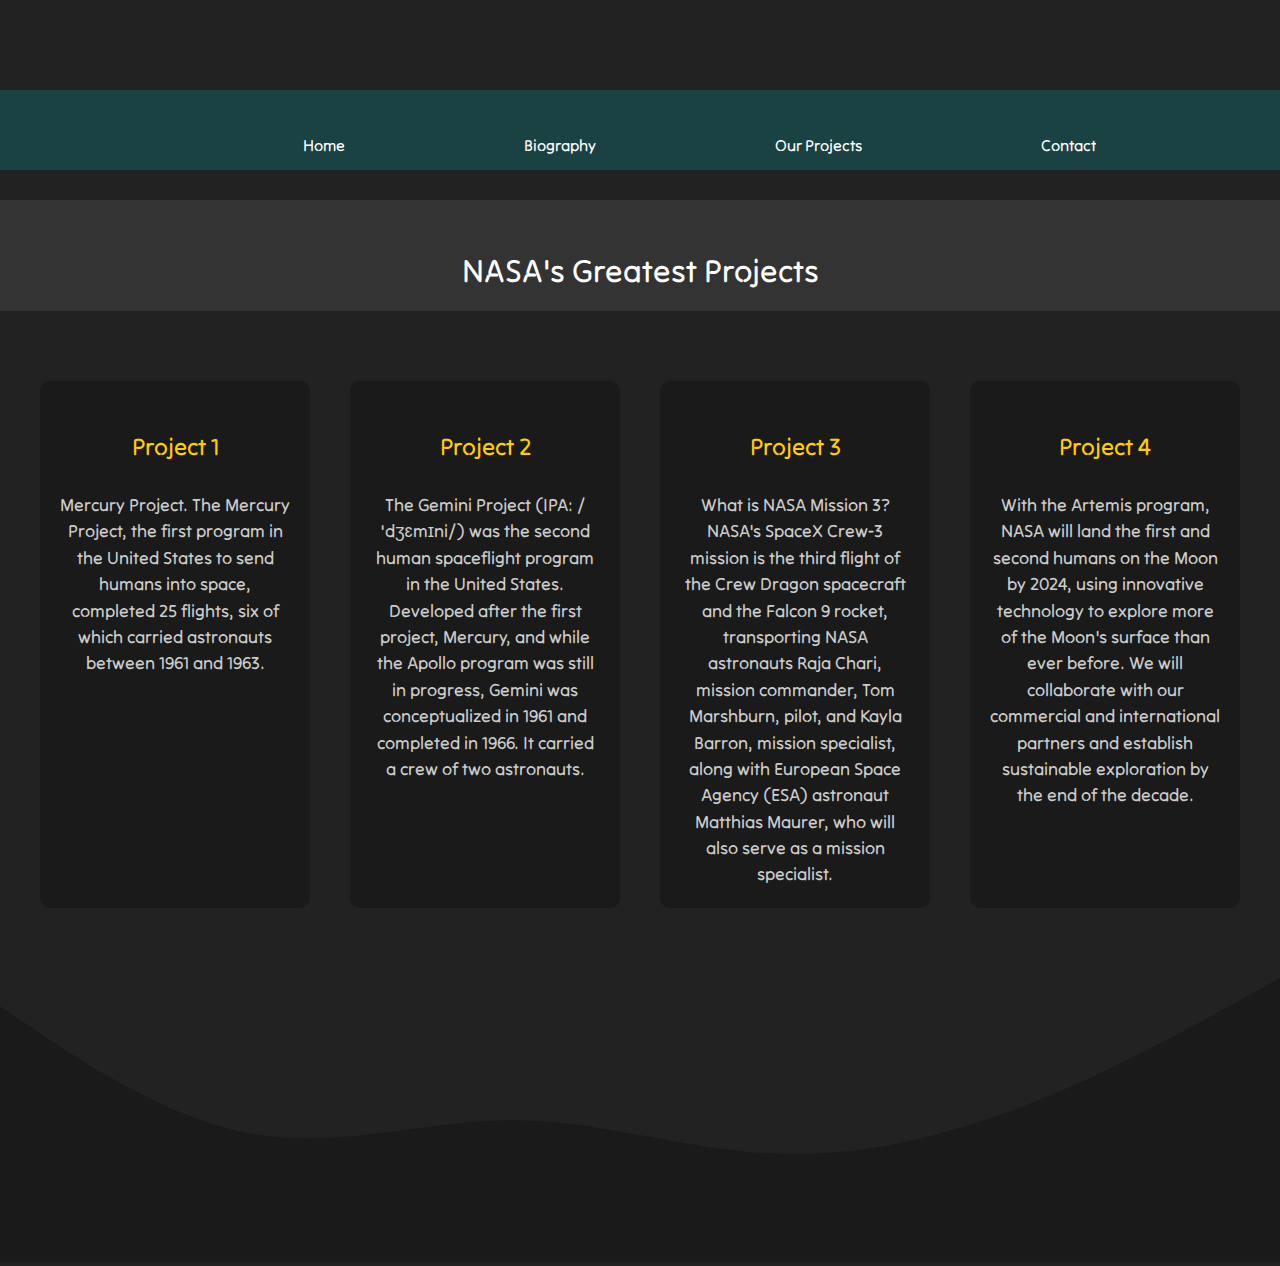
<file: project.html>
<!DOCTYPE html>
<html lang="en">
<head>
    <link rel="preconnect" href="https://fonts.googleapis.com">
    <link rel="preconnect" href="https://fonts.gstatic.com" crossorigin>
    <link href="https://fonts.googleapis.com/css2?family=Tilt+Neon&display=swap" rel="stylesheet">
    <meta charset="UTF-8">
    <meta name="viewport" content="width=device-width, initial-scale=1.0">
    <title>NASA Projects</title>
    <style>
        * {
            margin: 0;
            padding: 0;
            box-sizing: border-box;
            margin-top: 30px;
            font-family: 'Tilt Neon', sans-serif;
            overflow: auto;

        }

        body {
            background-color: #222;
            color: #fff;
            font-family: 'Arial', sans-serif;
        }

        nav {
            background-color: #1a1a1a;
            padding: 5px;
            
            
        }

        nav ul {
            list-style-type: none;
            display: flex;
            justify-content: space-between;
            align-items: center;
        }

        nav h1 {
            margin: 0;
            font-size: 1.5em;
            color: #fff; /* Match text color with the body */
        }

        nav a {
            text-decoration: none;
            color: #ccc;
                transition: letter-spacing 0.3s ease; /* Smooth transition for letter spacing */

        }

        nav a:hover {
            color: #ffcc00; /* Yellow color on hover */
            letter-spacing: 2px; /* Letter spacing on hover */

        }

        header {
            text-align: center;
            padding: 20px;
            background-color: #333;
        }

        section {
            display: flex;
            justify-content: space-around;
            padding: 20px;
        }

        .project {
            flex: 1;
            margin: 20px;
            padding: 20px;
            border-radius: 10px;
            background-color: #1a1a1a; /* Match nav background color */
            text-align: center;
            transition: transform 0.3s;
        }

        .project:hover {
            transform: scale(1.05);
        }

        h2 {
            font-size: 1.5em;
            color: #ffcc00; /* Yellow color for headings */
        }

        p {
            font-size: 1.1em;
            line-height: 1.5;
            color: #ccc;
        }

        footer {
            text-align: center;
            padding: 20px;
            background-color: #333;
        }

        nav ul {
    display: flex;
    justify-content: center;
    align-items: center;
    list-style-type: none;
    margin: 0;
    padding: 10px;
    margin-right: 20px;
}

nav li {
    margin: 0 20px;
    position: relative;
    margin-left: 140px;
    text-align: center;
}

nav a {
    color: white;
    text-decoration: none;
    font-weight: bold;
    margin-left: 19px;
    text-align: right;
    transition: letter-spacing 0.3s ease;
}

nav a:hover {
    color: white;
    text-decoration: none;
    position: relative;
    letter-spacing: 0.4px;
}
    </style>
</head>
<body>

    <nav id="nav">
        <ul>
            <a href="index.html"><li>Home</li></a>
            <a href="apollo.html"><li>Biography</li></a>
            <a href="project.html"><li>Our Projects</li></a>
            <a href="contacti.html"><li>Contact</li></a>
        </ul>
    </nav>

<header>
    <h1>NASA's Greatest Projects</h1>
</header>

<section>
    <div class="project">
        <h2>Project 1</h2>
        <p>Mercury Project. The Mercury Project, the first program in the United States to send humans into space, completed 25 flights, six of which carried astronauts between 1961 and 1963.</p>
    </div>

    <div class="project">
        <h2>Project 2</h2>
        <p>The Gemini Project (IPA: /ˈdʒɛmɪni/) was the second human spaceflight program in the United States. Developed after the first project, Mercury, and while the Apollo program was still in progress, Gemini was conceptualized in 1961 and completed in 1966. It carried a crew of two astronauts.</p>
    </div>

    <div class="project">
        <h2>Project 3</h2>
        <p>What is NASA Mission 3?
            NASA's SpaceX Crew-3 mission is the third flight of the Crew Dragon spacecraft and the Falcon 9 rocket, transporting NASA astronauts Raja Chari, mission commander, Tom Marshburn, pilot, and Kayla Barron, mission specialist, along with European Space Agency (ESA) astronaut Matthias Maurer, who will also serve as a mission specialist.</p>
    </div>

    <div class="project">
        <h2>Project 4</h2>
        <p>With the Artemis program, NASA will land the first and second humans on the Moon by 2024, using innovative technology to explore more of the Moon's surface than ever before. We will collaborate with our commercial and international partners and establish sustainable exploration by the end of the decade.</p>
    </div>
</section>

<svg xmlns="http://www.w3.org/2000/svg" viewBox="0 0 1440 320"><path fill="#1a1a1a" fill-opacity="1" d="M0,32L48,64C96,96,192,160,288,176C384,192,480,160,576,160C672,160,768,192,864,197.3C960,203,1056,181,1152,144C1248,107,1344,53,1392,26.7L1440,0L1440,320L1392,320C1344,320,1248,320,1152,320C1056,320,960,320,864,320C768,320,672,320,576,320C480,320,384,320,288,320C192,320,96,320,48,320L0,320Z"></path></svg>

<script>
    document.addEventListener('DOMContentLoaded', function () {
        const nav = document.getElementById('nav');
        const flickeringHeader = document.getElementById('flickeringHeader');

        nav.style.background = '#1B4242';

        nav.addEventListener('mousemove', function (event) {
            const x = event.clientX / window.innerWidth * 100;
            const y = event.clientY / window.innerHeight * 100;

            nav.style.background = `linear-gradient(45deg, 
                rgba(135, 206, 250, 0.8) 0%, 
                rgba(104, 148, 219, 0.8) ${x}%, 
                rgba(94, 58, 153, 0.8) ${y}%, 
                rgba(117, 102, 184, 0.8) 0%, 
                rgba(27, 66, 66, 0.8) 0%)`;
        });

        nav.addEventListener('mouseleave', function () {
            nav.style.background = '#1B4242';
        });

        
    });
    
</script>

</body>
</html>
</file>
